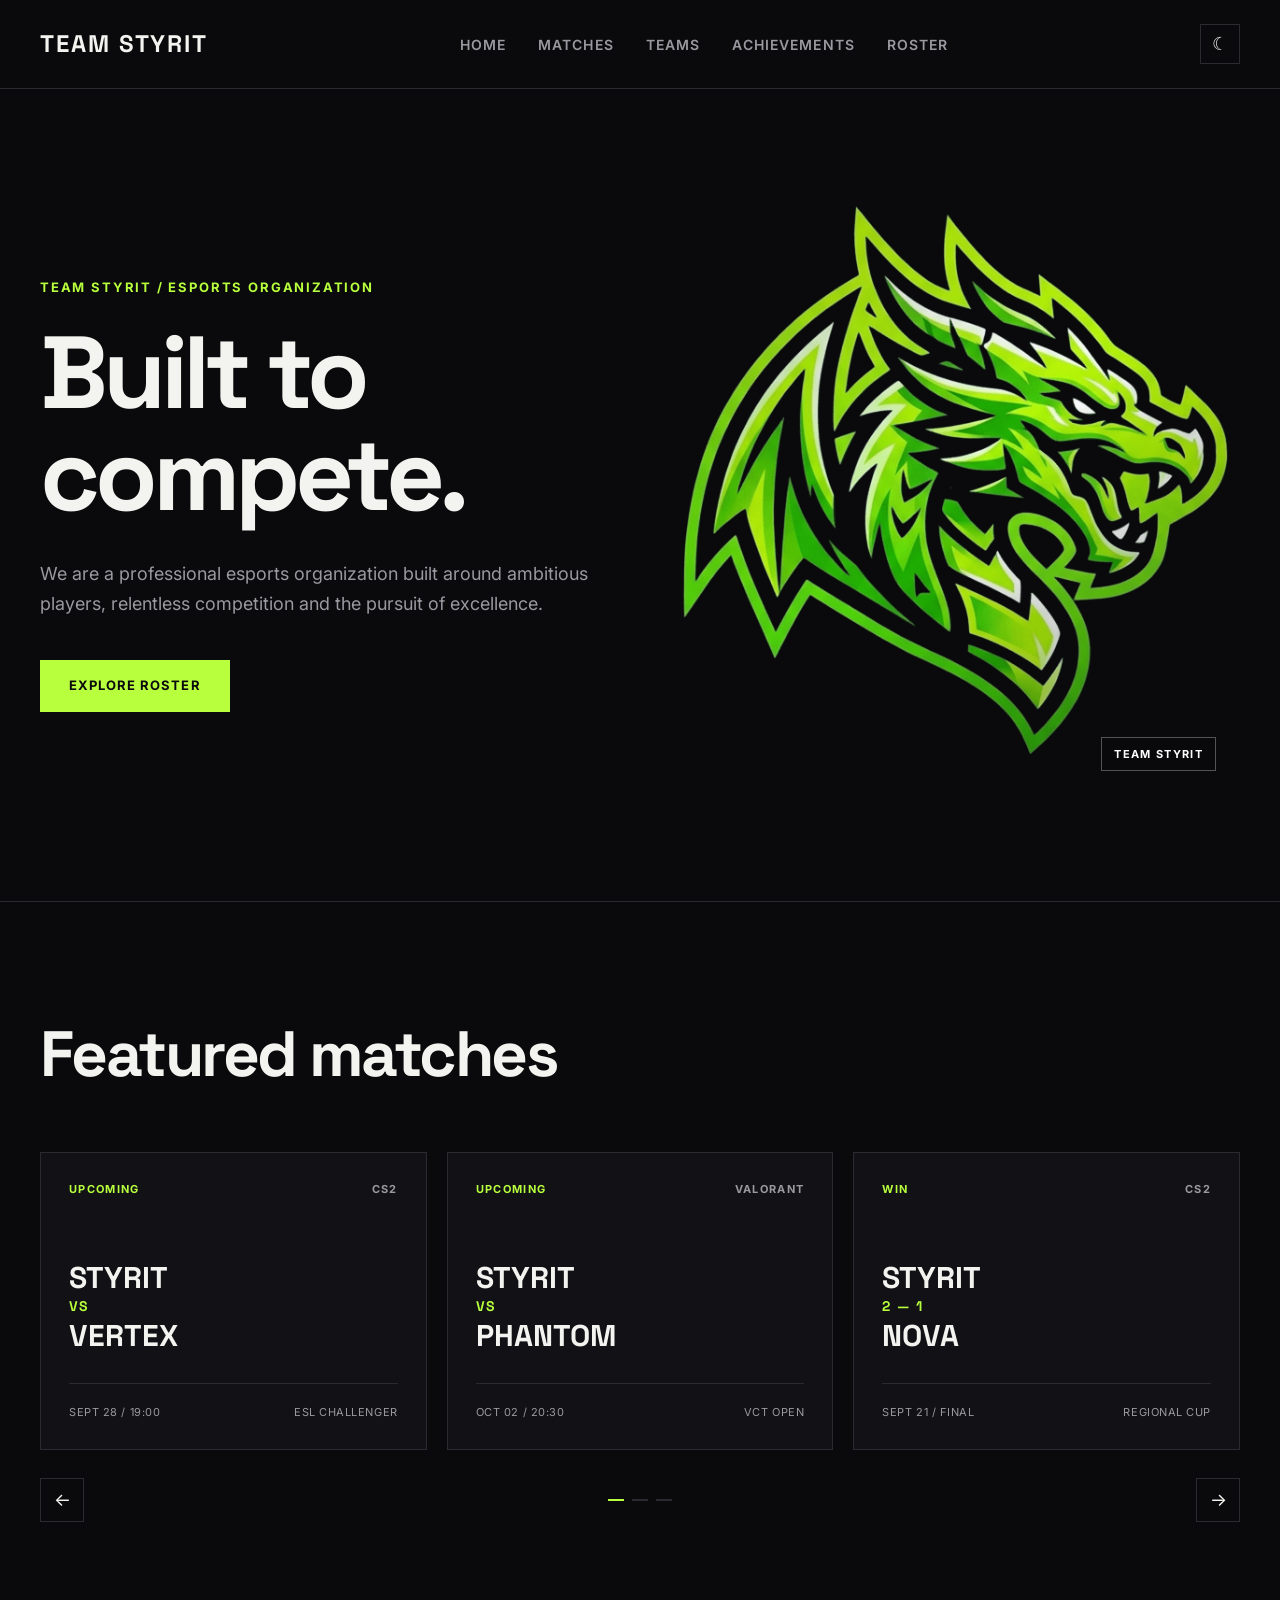
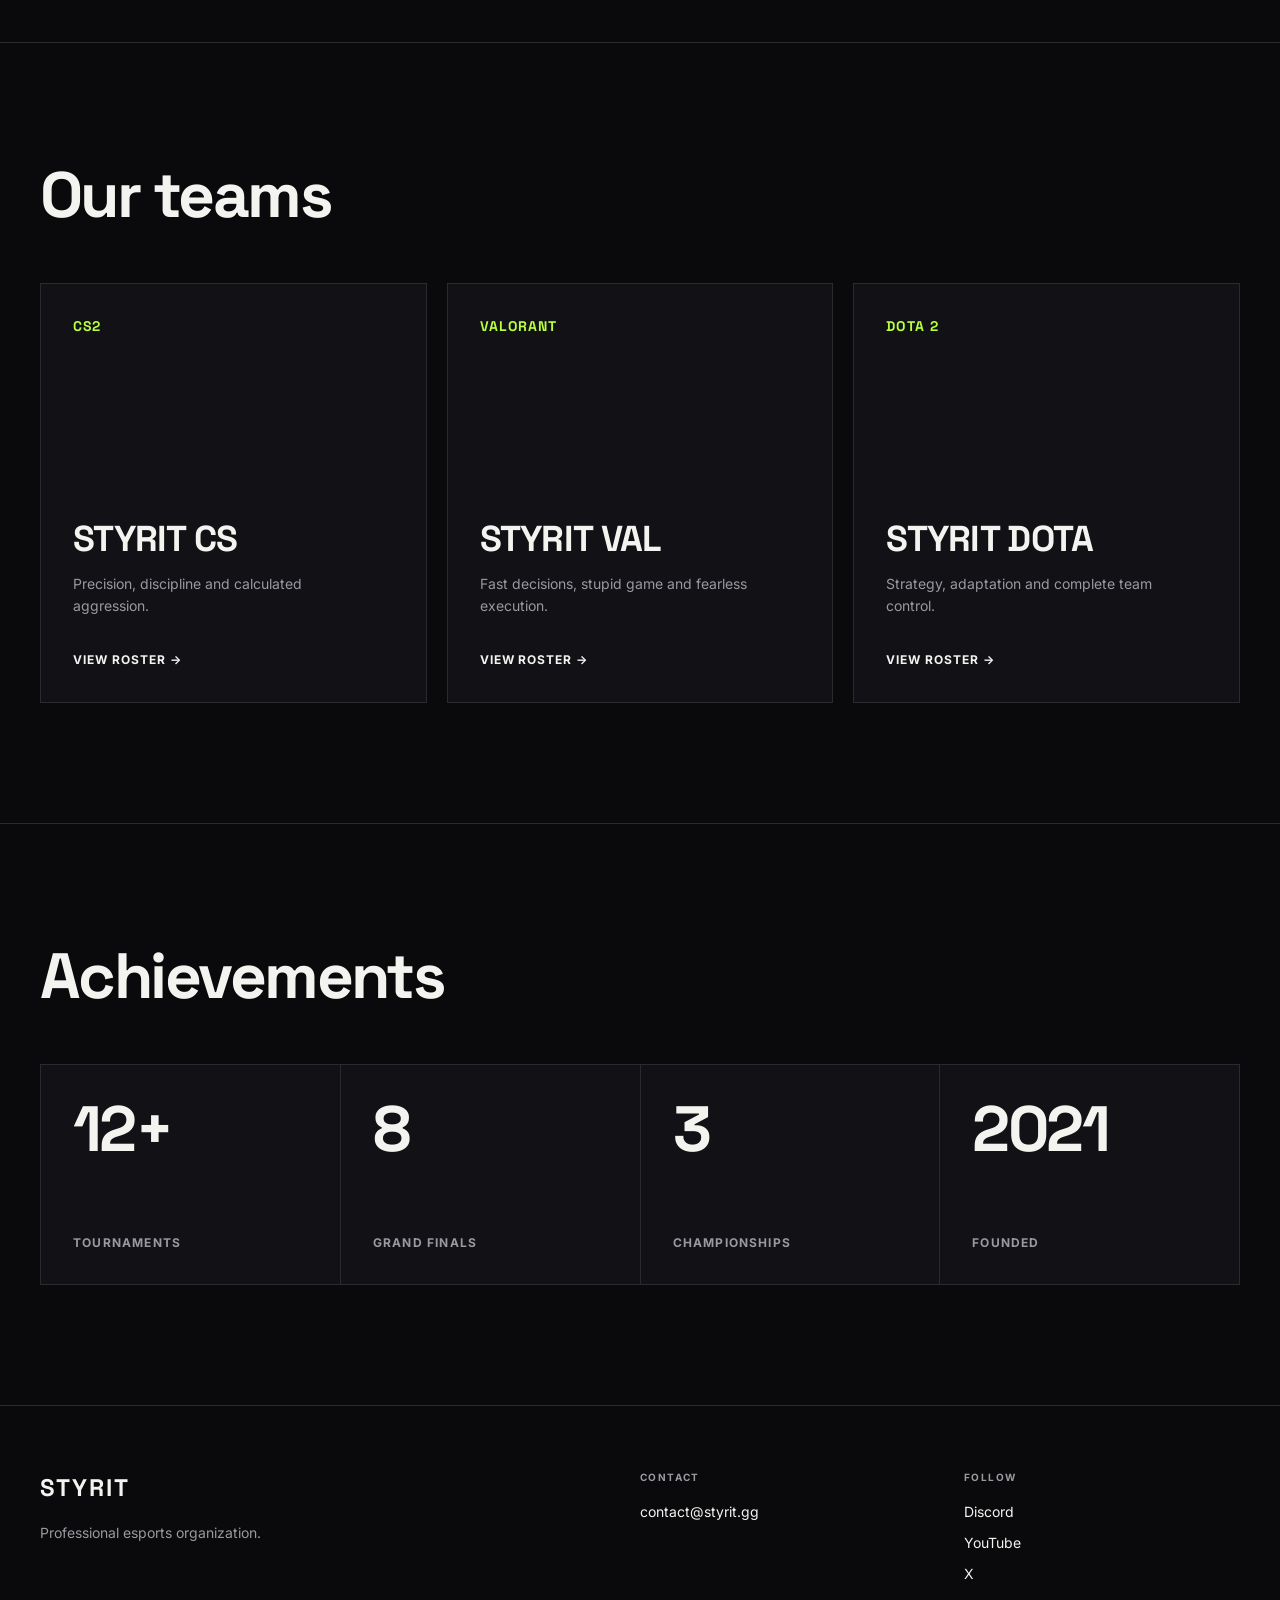
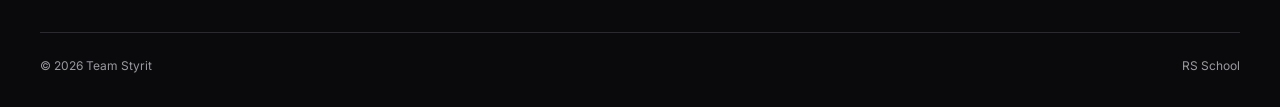
<file: index.html>
<!DOCTYPE html>
<html lang="en">
<head>
    <meta charset="UTF-8">
    <meta name="viewport" content="width=device-width, initial-scale=1.0">
    <meta name="description" content="Team Styrit — professional esports organization.">
    <title>Team Styrit — Esports Organization</title>
    <link rel="icon" href="favicon.png" type="image/svg+xml">
    <script>
        (() => {
            if (localStorage.getItem("theme") === "light") {
            document.documentElement.classList.add("light-theme");
            }
        })();
    </script>
    <link rel="preconnect" href="https://fonts.googleapis.com">
    <link rel="preconnect" href="https://fonts.gstatic.com" crossorigin>
    <link href="https://fonts.googleapis.com/css2?family=Inter:wght@400;500;600;700&family=Space+Grotesk:wght@400;500;600;700&display=swap" rel="stylesheet">
    <link rel="stylesheet" href="css/reset.css">
    <link rel="stylesheet" href="css/style.css">
</head>

<body>
    <header class="header">
        <div class="container header__container">
            <a class="logo" href="index.html" aria-label="Team Styrit home">TEAM STYRIT</a>
            <nav class="navigation" aria-label="Main navigation">
                <ul class="navigation__list">
                    <li class="navigation__item">
                        <a class="navigation__link" href="#home">Home</a>
                    </li>
                    <li class="navigation__item">
                        <a class="navigation__link" href="#matches">Matches</a>
                    </li>
                    <li class="navigation__item">
                        <a class="navigation__link" href="#teams">Teams</a>
                    </li>
                    <li class="navigation__item">
                        <a class="navigation__link" href="#achievements">Achievements</a>
                    </li>
                    <li class="navigation__item">
                        <a class="navigation__link" href="roster.html">Roster</a>
                    </li>
                </ul>
            </nav>
            <div class="header__actions">
                <button class="theme-toggle" type="button" aria-label="Switch color theme">
                    <span class="theme-toggle__icon" aria-hidden="true"></span>
                </button>
                <button class="burger" type="button" aria-label="Open navigation menu" aria-expanded="false">
                    <span class="burger__line"></span>
                    <span class="burger__line"></span>
                    <span class="burger__line"></span>
                </button>
            </div>
        </div>
    </header>

    <main>
        <section class="hero" id="home">
            <div class="container hero__container">
                <div class="hero__content">
                    <p class="hero__eyebrow">TEAM STYRIT / ESPORTS ORGANIZATION</p>
                    <h1 class="hero__title">
                        Built to<br>
                        compete.
                    </h1>
                    <p class="hero__description">
                        We are a professional esports organization built around
                        ambitious players, relentless competition and the pursuit
                        of excellence.
                    </p>
                    <a class="button button--primary" href="roster.html">
                        Explore roster
                    </a>
                </div>
                <div class="hero__visual">
                    <img src="assets/images/hero/team-logo.png" alt="Team Styrit esports logo">
                </div>
            </div>
        </section>
        
        <section class="matches" id="matches">
            <div class="container">
                <div class="section-heading">
                    <h2 class="section-heading__title">Featured matches</h2>
                </div>
                <div class="matches__slider">
                    <div class="matches__track"></div>
                </div>
                <div class="slider-controls">
                    <button class="slider-controls__button" type="button" aria-label="Previous match"> ← </button>
                    <div class="slider-controls__dots"></div>
                    <button class="slider-controls__button" type="button" aria-label="Next match"> → </button>
                </div>
            </div>
        </section>

        <section class="teams" id="teams">
            <div class="container">
                <div class="section-heading">
                    <h2 class="section-heading__title">Our teams</h2>
                </div>
                <div class="teams__grid">
                    <article class="team-card">
                        <div class="team-card__number">CS2</div>
                        <div class="team-card__content">
                            <h3 class="team-card__title">STYRIT CS</h3>
                            <p class="team-card__description"> Precision, discipline and calculated aggression. </p>
                            <a class="team-card__link" href="roster.html?category=cs2">View roster →</a>
                        </div>
                    </article>
                    <article class="team-card">
                        <div class="team-card__number">VALORANT</div>
                        <div class="team-card__content">
                            <h3 class="team-card__title">STYRIT VAL</h3>
                            <p class="team-card__description"> Fast decisions, stupid game and fearless execution. </p>
                            <a class="team-card__link" href="roster.html?category=valorant">View roster →</a>
                        </div>
                    </article>
                    <article class="team-card">
                        <div class="team-card__number">DOTA 2</div>
                        <div class="team-card__content">
                            <h3 class="team-card__title">STYRIT DOTA</h3>
                            <p class="team-card__description"> Strategy, adaptation and complete team control. </p>
                            <a class="team-card__link" href="roster.html?category=dota2">View roster →</a>
                        </div>
                    </article>
                </div>
            </div>
        </section>

        <section class="achievements" id="achievements">
            <div class="container">
                <div class="section-heading">
                    <h2 class="section-heading__title">Achievements</h2>
                </div>
                <div class="achievements__grid">
                    <div class="stat">
                        <span class="stat__value">12+</span>
                        <span class="stat__label">Tournaments</span>
                    </div>
                    <div class="stat">
                        <span class="stat__value">8</span>
                        <span class="stat__label">Grand Finals</span>
                    </div>
                    <div class="stat">
                        <span class="stat__value">3</span>
                        <span class="stat__label">Championships</span>
                    </div>
                    <div class="stat">
                        <span class="stat__value">2021</span>
                        <span class="stat__label">Founded</span>
                    </div>
                </div>
            </div>
        </section>
    </main>

    <footer class="footer">
        <div class="container footer__container">
            <div class="footer__brand">
                <a class="logo" href="index.html">STYRIT</a>
                <p>Professional esports organization.</p>
            </div>
            <div class="footer__contacts">
                <span class="footer__label">CONTACT</span>
                <a href="mailto:contact@styrit.gg">contact@styrit.gg</a>
            </div>
            <div class="footer__socials">
                <span class="footer__label">FOLLOW</span>
                <a href="https://discord.com" target="_blank" rel="noopener noreferrer">Discord</a>
                <a href="https://www.youtube.com" target="_blank" rel="noopener noreferrer">YouTube</a>
                <a href="https://x.com" target="_blank" rel="noopener noreferrer">X</a>
            </div>
            <div class="footer__bottom">
                <span>© 2026 Team Styrit</span>
                <a href="https://rs.school/" target="_blank" rel="noopener noreferrer">RS School</a>
            </div>
        </div>
    </footer>

    <script src="js/theme.js"></script>
    <script src="js/burger.js"></script>
    <script src="js/data.js"></script>
    <script src="js/slider.js"></script>
</body>
</html>
</file>
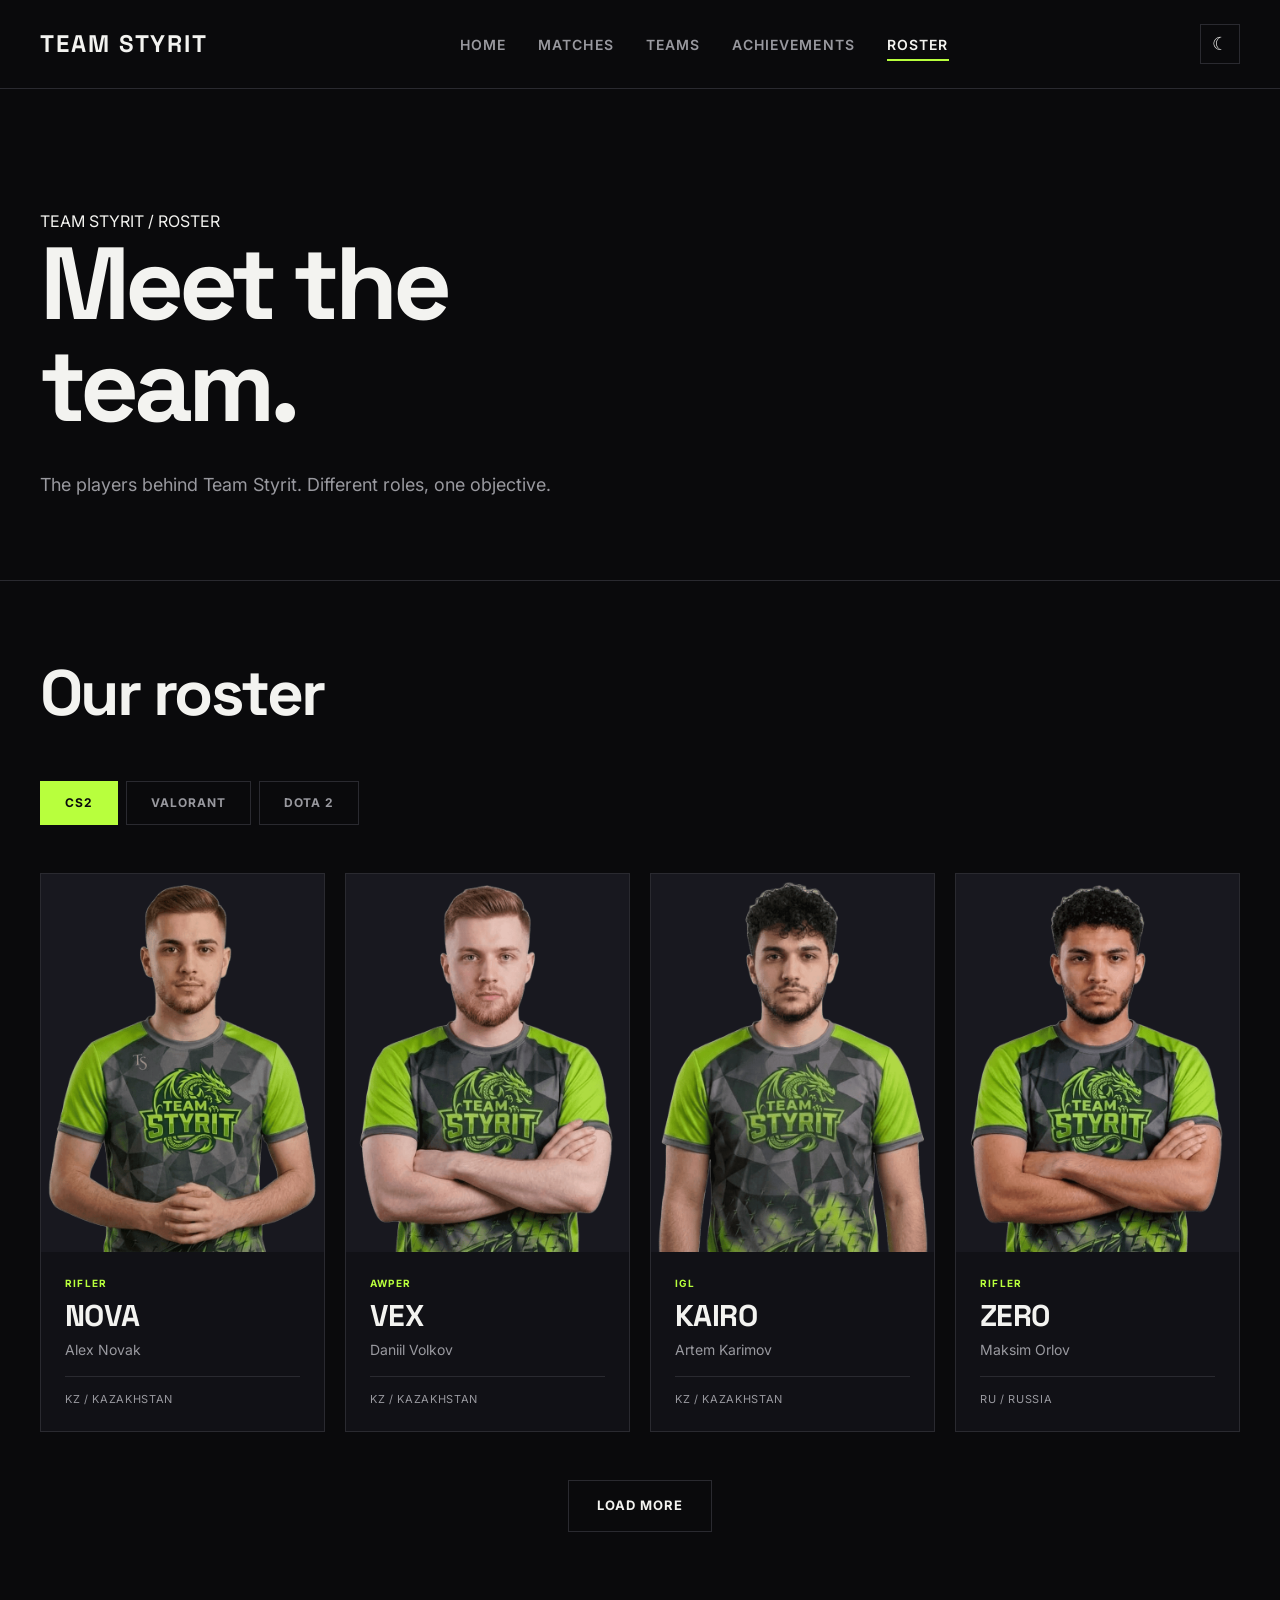
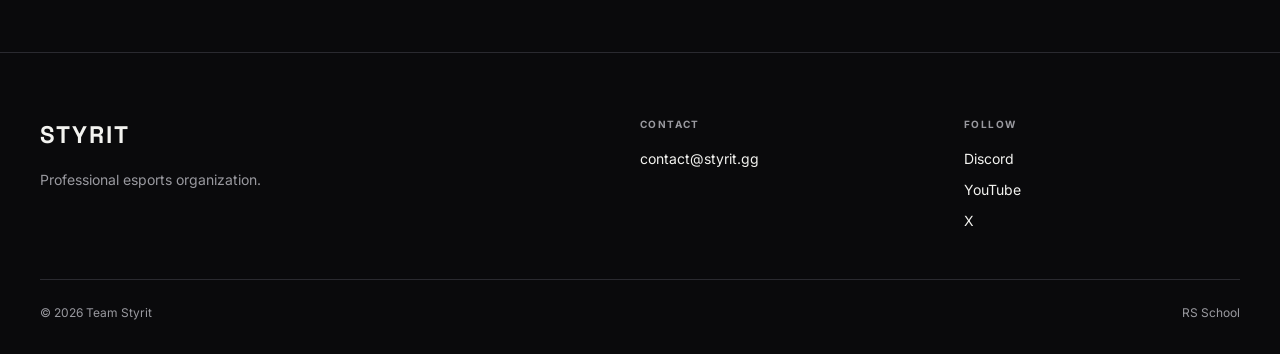
<file: roster.html>
<!DOCTYPE html>
<html lang="en">
<head>
    <meta charset="UTF-8">
    <meta name="viewport" content="width=device-width, initial-scale=1.0">
    <meta name="description" content="Team Styrit roster — professional esports players.">
    <title>Roster — Team Styrit</title>
    <link rel="icon" href="favicon.png" type="image/svg+xml">
    <script>
        (() => {
            if (localStorage.getItem("theme") === "light") {
            document.documentElement.classList.add("light-theme");
            }
        })();
    </script>
    <link rel="preconnect" href="https://fonts.googleapis.com">
    <link rel="preconnect" href="https://fonts.gstatic.com" crossorigin>
    <link href="https://fonts.googleapis.com/css2?family=Inter:wght@400;500;600;700&family=Space+Grotesk:wght@400;500;600;700&display=swap" rel="stylesheet">
    <link rel="stylesheet" href="css/reset.css">
    <link rel="stylesheet" href="css/style.css">
</head>

<body>
    <header class="header">
        <div class="container header__container">
            <a class="logo" href="index.html" aria-label="Team Styrit home">TEAM STYRIT </a>
            <nav class="navigation" aria-label="Main navigation">
                <ul class="navigation__list">
                <li class="navigation__item">
                    <a class="navigation__link" href="index.html#home">Home</a>
                </li>
                <li class="navigation__item">
                    <a class="navigation__link" href="index.html#matches">Matches</a>
                </li>
                <li class="navigation__item">
                    <a class="navigation__link" href="index.html#teams">Teams</a>
                </li>
                <li class="navigation__item">
                    <a class="navigation__link" href="index.html#achievements">Achievements</a>
                </li>
                <li class="navigation__item">
                    <a class="navigation__link navigation__link--active" href="roster.html">
                    Roster
                    </a>
                </li>
                </ul>
            </nav>
            <div class="header__actions">
                <button class="theme-toggle" type="button" aria-label="Switch color theme">
                    <span class="theme-toggle__icon" aria-hidden="true"></span>
                </button>
                <button class="burger" type="button" aria-label="Open navigation menu" aria-expanded="false">
                    <span class="burger__line"></span>
                    <span class="burger__line"></span>
                    <span class="burger__line"></span>
                </button>
            </div>
        </div>
    </header>

    <main>
        <section class="roster-hero">
            <div class="container">
                <p class="section-heading__eyebrow">TEAM STYRIT / ROSTER</p>
                <h1 class="roster-hero__title">
                    Meet the<br>
                    team.
                </h1>
                <p class="roster-hero__description">
                The players behind Team Styrit. Different roles, one objective.
                </p>
            </div>
        </section>
        <section class="roster" id="roster">
            <div class="container">
                <div class="section-heading">
                    <h2 class="section-heading__title">Our roster</h2>
                </div>
                <div class="category-switcher">
                    <button
                        class="category-switcher__button category-switcher__button--active"
                        type="button"
                        data-category="cs2"
                    >
                        CS2
                    </button>

                    <button
                        class="category-switcher__button"
                        type="button"
                        data-category="valorant"
                    >
                        VALORANT
                    </button>

                    <button
                        class="category-switcher__button"
                        type="button"
                        data-category="dota2"
                    >
                        DOTA 2
                    </button>
                </div>
                <div class="players-grid"></div>
                <div class="roster__load-more">
                    <button class="button button--secondary" type="button">Load more</button>
                </div>
            </div>
        </section>
    </main>
    
    <footer class="footer">
        <div class="container footer__container">
            <div class="footer__brand">
                <a class="logo" href="index.html">STYRIT</a>
                <p>Professional esports organization.</p>
            </div>
            <div class="footer__contacts">
                <span class="footer__label">CONTACT</span>
                <a href="mailto:contact@styrit.gg">contact@styrit.gg</a>
            </div>
            <div class="footer__socials">
                <span class="footer__label">FOLLOW</span>
                <a href="https://discord.com" target="_blank" rel="noopener noreferrer">Discord</a>
                <a href="https://www.youtube.com" target="_blank" rel="noopener noreferrer">YouTube</a>
                <a href="https://x.com" target="_blank" rel="noopener noreferrer">X</a>
            </div>
            <div class="footer__bottom">
                <span>© 2026 Team Styrit</span>
                <a href="https://rs.school/" target="_blank" rel="noopener noreferrer">RS School</a>
            </div>
        </div>
    </footer>

    <div class="player-modal" aria-hidden="true">
        <div class="player-modal__overlay"></div>
        <div class="player-modal__content" role="dialog" aria-modal="true">
            <button
                class="player-modal__close"
                type="button"
                aria-label="Close player details"
            >
                ×
            </button>
            <div class="player-modal__info"></div>
        </div>
    </div>

    <script src="js/theme.js"></script>
    <script src="js/burger.js"></script>
    <script src="js/data.js"></script>
    <script src="js/roster.js"></script>
</body>
</html>
</file>
<file: css/style.css>
:root {
  --color-bg: #0a0a0c;
  --color-surface: #111116;
  --color-surface-hover: #18181f;
  --color-text: #f3f3f0;
  --color-text-muted: #99999f;
  --color-border: #2a2a30;
  --color-accent: #b8ff3d;
  --color-accent-dark: #8fc92b;

  --font-main: "Inter", Arial, sans-serif;
  --font-heading: "Space Grotesk", "Inter", Arial, sans-serif;

  --container-width: 1320px;
  --container-padding: 40px;

  --transition: 0.25s ease;

  --header-height: 88px;
}

/* Light theme */

html.light-theme {
  --color-bg: #f3f3f0;
  --color-surface: #ffffff;
  --color-surface-hover: #e9e9e5;
  --color-text: #0a0a0c;
  --color-text-muted: #66666b;
  --color-border: #d5d5d0;
  --color-accent: #78b51c;
  --color-accent-dark: #5e8d15;
}

/* Base */

html {
  background-color: var(--color-bg);
  color: var(--color-text);
}

body {
  min-width: 320px;
  background-color: var(--color-bg);
  color: var(--color-text);
  font-family: var(--font-main);
  line-height: 1.5;
  transition:
    background-color var(--transition),
    color var(--transition);
}

body.menu-open {
  overflow: hidden;
}

button,
a {
  transition:
    color var(--transition),
    background-color var(--transition),
    border-color var(--transition),
    opacity var(--transition),
    transform var(--transition);
}

button {
  color: inherit;
}

img {
  max-width: 100%;
}

.container {
  width: min(
    calc(100% - (var(--container-padding) * 2)),
    var(--container-width)
  );
  margin: 0 auto;
}

section {
  padding: 120px 0;
}

h1,
h2,
h3 {
  font-family: var(--font-heading);
  font-weight: 700;
  line-height: 1;
}

h1 {
  font-size: clamp(56px, 8vw, 120px);
  letter-spacing: -0.05em;
}

h2 {
  font-size: clamp(42px, 5vw, 72px);
  letter-spacing: -0.04em;
}

h3 {
  font-size: 28px;
  letter-spacing: -0.02em;
}

::selection {
  background-color: var(--color-accent);
  color: #0a0a0c;
}

/* Header */

.header {
  position: sticky;
  top: 0;
  z-index: 100;
  border-bottom: 1px solid var(--color-border);
  background-color: var(--color-bg);
  transition:
    background-color var(--transition),
    border-color var(--transition);
}

.header__container {
  display: flex;
  align-items: center;
  justify-content: space-between;
  min-height: 88px;
}

.logo {
  display: inline-flex;
  align-items: center;
  color: var(--color-text);
  font-family: var(--font-heading);
  font-size: 24px;
  font-weight: 700;
  letter-spacing: 0.08em;
}

.logo:hover {
  color: var(--color-accent);
}

.navigation__list {
  display: flex;
  align-items: center;
  gap: 32px;
}

.navigation__link {
  position: relative;
  color: var(--color-text-muted);
  font-size: 14px;
  font-weight: 600;
  text-transform: uppercase;
  letter-spacing: 0.08em;
}

.navigation__link::after {
  position: absolute;
  right: 0;
  bottom: -8px;
  left: 0;
  height: 2px;
  background-color: var(--color-accent);
  content: "";
  transform: scaleX(0);
  transform-origin: right;
  transition: transform var(--transition);
}

.navigation__link:hover,
.navigation__link--active {
  color: var(--color-text);
}

.navigation__link:hover::after,
.navigation__link--active::after {
  transform: scaleX(1);
  transform-origin: left;
}

.header__actions {
  display: flex;
  align-items: center;
  gap: 20px;
}

.theme-toggle {
  display: flex;
  align-items: center;
  justify-content: center;
  width: 40px;
  height: 40px;
  border: 1px solid var(--color-border);
  color: var(--color-text);
}

.theme-toggle:hover {
  border-color: var(--color-accent);
  color: var(--color-accent);
}

.theme-toggle__icon {
  font-size: 18px;
  line-height: 1;
}

.burger {
  display: none;
  flex-direction: column;
  justify-content: center;
  gap: 5px;
  width: 40px;
  height: 40px;
}

.burger__line {
  display: block;
  width: 24px;
  height: 2px;
  margin-left: auto;
  background-color: var(--color-text);
}

/* Hero */

.hero {
  min-height: calc(100vh - 88px);
  padding: 80px 0;
}

.hero__container {
  display: grid;
  grid-template-columns: 1fr 1fr;
  align-items: center;
  gap: 64px;
  min-height: calc(100vh - 248px);
}

.hero__content {
  max-width: 680px;
}

.hero__eyebrow,
.roster-hero__eyebrow {
  margin-bottom: 24px;
  color: var(--color-accent);
  font-size: 13px;
  font-weight: 700;
  letter-spacing: 0.14em;
  text-transform: uppercase;
}

.hero__title {
  max-width: 700px;
  margin-bottom: 32px;
}

.hero__description {
  max-width: 560px;
  margin-bottom: 40px;
  color: var(--color-text-muted);
  font-size: 18px;
  line-height: 1.7;
}

.hero__actions {
  display: flex;
  align-items: center;
  gap: 16px;
}

.button {
  display: inline-flex;
  align-items: center;
  justify-content: center;
  min-height: 52px;
  padding: 0 28px;
  border: 1px solid var(--color-accent);
  background-color: var(--color-accent);
  color: #0a0a0c;
  font-size: 13px;
  font-weight: 700;
  letter-spacing: 0.08em;
  text-transform: uppercase;
}

.button:hover {
  background-color: transparent;
  color: var(--color-accent);
}

.hero__visual {
  position: relative;
  min-height: 600px;
  overflow: hidden;
  /*border: 1px solid var(--color-border);*/
}

.hero__image {
  width: 100%;
  height: 100%;
  min-height: 600px;
  object-fit: cover;
  transition: transform 0.6s ease;
}

.hero__visual:hover .hero__image {
  transform: scale(1.03);
}

.hero__visual::before {
  position: absolute;
  z-index: 1;
  inset: 0;
  background:
    linear-gradient(
      135deg,
      rgba(10, 10, 12, 0.2),
      transparent 50%,
      rgba(10, 10, 12, 0.45)
    );
  content: "";
  pointer-events: none;
}

.hero__visual::after {
  position: absolute;
  z-index: 2;
  right: 24px;
  bottom: 24px;
  padding: 8px 12px;
  border: 1px solid rgba(255, 255, 255, 0.3);
  background-color: rgba(10, 10, 12, 0.65);
  color: #fff;
  content: "TEAM STYRIT";
  font-size: 11px;
  font-weight: 700;
  letter-spacing: 0.12em;
}

/* Matches */

.matches {
  border-top: 1px solid var(--color-border);
}

.section-heading {
  margin-bottom: 56px;
}

.section-heading__title {
  max-width: 700px;
}

.matches__slider {
  overflow: hidden;
}

.matches__track {
  display: flex;
  transition: transform 0.5s ease;
  padding-top: 10px;
}

.matches__slide {
  flex: 0 0 100%;
  display: flex;
  gap: 20px;
}

.match-card {
  flex: 1 1 0;
  min-width: 0;
  min-height: 280px;
  padding: 28px;
  border: 1px solid var(--color-border);
  background-color: var(--color-surface);
  transition:
    background-color var(--transition),
    border-color var(--transition),
    transform var(--transition);
}

.match-card:hover {
  border-color: var(--color-accent);
  background-color: var(--color-surface-hover);
  transform: translateY(-4px);
}

.match-card__top {
  display: flex;
  align-items: center;
  justify-content: space-between;
  gap: 16px;
  margin-bottom: 64px;
}

.match-card__status,
.match-card__game {
  font-size: 11px;
  font-weight: 700;
  letter-spacing: 0.12em;
}

.match-card__status {
  color: var(--color-accent);
}

.match-card__game {
  color: var(--color-text-muted);
}

.match-card__teams {
  display: flex;
  flex-direction: column;
  gap: 6px;
  margin-bottom: 32px;
  font-family: var(--font-heading);
  font-size: 30px;
  font-weight: 700;
  line-height: 1.05;
}

.match-card__teams strong {
  color: var(--color-accent);
  font-size: 14px;
  letter-spacing: 0.1em;
}

.match-card__bottom {
  display: flex;
  justify-content: space-between;
  gap: 16px;
  padding-top: 20px;
  border-top: 1px solid var(--color-border);
  color: var(--color-text-muted);
  font-size: 11px;
  letter-spacing: 0.05em;
  text-transform: uppercase;
}

.slider-controls {
  display: flex;
  align-items: center;
  justify-content: space-between;
  margin-top: 28px;
}

.slider-controls__button {
  display: flex;
  align-items: center;
  justify-content: center;
  width: 44px;
  height: 44px;
  border: 1px solid var(--color-border);
  color: var(--color-text);
  font-size: 18px;
}

.slider-controls__button:hover {
  border-color: var(--color-accent);
  color: var(--color-accent);
}

.slider-controls__dots {
  display: flex;
  align-items: center;
  gap: 8px;
}

.slider-controls__dot {
  display: block;
  width: 16px;
  height: 2px;
  background-color: var(--color-border);
  transition: background-color var(--transition);
}

.slider-controls__dot--active {
  background-color: var(--color-accent);
}

.matches__slide {
  flex: 0 0 100%;
  display: flex;
  gap: 20px;
}

/* Teams */

.teams {
  border-top: 1px solid var(--color-border);
}

.teams__grid {
  display: grid;
  grid-template-columns: repeat(3, 1fr);
  gap: 20px;
}

.team-card {
  position: relative;
  min-height: 420px;
  padding: 32px;
  overflow: hidden;
  border: 1px solid var(--color-border);
  background-color: var(--color-surface);
  transition:
    background-color var(--transition),
    border-color var(--transition),
    transform var(--transition);
}

.team-card:hover {
  border-color: var(--color-accent);
  background-color: var(--color-surface-hover);
  transform: translateY(-4px);
}

.team-card__number {
  color: var(--color-accent);
  font-family: var(--font-heading);
  font-size: 14px;
  font-weight: 700;
  letter-spacing: 0.08em;
}

.team-card__content {
  position: absolute;
  right: 32px;
  bottom: 32px;
  left: 32px;
}

.team-card__title {
  margin-bottom: 16px;
  font-size: 36px;
}

.team-card__description {
  max-width: 300px;
  margin-bottom: 28px;
  color: var(--color-text-muted);
  font-size: 14px;
  line-height: 1.6;
}

.team-card__link {
  color: var(--color-text);
  font-size: 12px;
  font-weight: 700;
  letter-spacing: 0.08em;
  text-transform: uppercase;
}

.team-card__link:hover {
  color: var(--color-accent);
}

/* Achievements */

.achievements {
  border-top: 1px solid var(--color-border);
}

.achievements__grid {
  display: grid;
  grid-template-columns: repeat(4, 1fr);
  border-top: 1px solid var(--color-border);
  border-left: 1px solid var(--color-border);
}

.stat {
  display: flex;
  min-height: 220px;
  padding: 32px;
  flex-direction: column;
  justify-content: space-between;
  border-right: 1px solid var(--color-border);
  border-bottom: 1px solid var(--color-border);
  background-color: var(--color-surface);
  transition:
    background-color var(--transition),
    border-color var(--transition);
}

.stat:hover {
  background-color: var(--color-surface-hover);
}

.stat__value {
  font-family: var(--font-heading);
  font-size: clamp(48px, 5vw, 72px);
  font-weight: 700;
  line-height: 1;
  letter-spacing: -0.04em;
}

.stat__label {
  color: var(--color-text-muted);
  font-size: 12px;
  font-weight: 700;
  letter-spacing: 0.1em;
  text-transform: uppercase;
}

/* Footer */

.footer {
  border-top: 1px solid var(--color-border);
  padding: 64px 0 32px;
}

.footer__container {
  display: grid;
  grid-template-columns: 2fr 1fr 1fr;
  gap: 48px;
}

.footer__brand .logo {
  margin-bottom: 16px;
}

.footer__brand p {
  max-width: 260px;
  color: var(--color-text-muted);
  font-size: 14px;
}

.footer__contacts,
.footer__socials {
  display: flex;
  flex-direction: column;
  align-items: flex-start;
  gap: 10px;
}

.footer__label {
  margin-bottom: 6px;
  color: var(--color-text-muted);
  font-size: 10px;
  font-weight: 700;
  letter-spacing: 0.14em;
}

.footer__contacts a,
.footer__socials a {
  font-size: 14px;
}

.footer__contacts a:hover,
.footer__socials a:hover,
.footer__bottom a:hover {
  color: var(--color-accent);
}

.footer__bottom {
  grid-column: 1 / -1;
  display: flex;
  justify-content: space-between;
  gap: 20px;
  padding-top: 24px;
  border-top: 1px solid var(--color-border);
  color: var(--color-text-muted);
  font-size: 12px;
}

/* Roster */

.roster-hero {
  padding: 120px 0 80px;
  border-bottom: 1px solid var(--color-border);
}

.roster-hero__title {
  margin-bottom: 32px;
}

.roster-hero__description {
  max-width: 520px;
  color: var(--color-text-muted);
  font-size: 18px;
  line-height: 1.7;
}

/* Category switcher */

.roster {
  padding-top: 80px;
}

.category-switcher {
  display: flex;
  align-items: center;
  gap: 8px;
  margin-bottom: 48px;
}

.category-switcher__button {
  min-height: 44px;
  padding: 0 24px;
  border: 1px solid var(--color-border);
  color: var(--color-text-muted);
  font-size: 12px;
  font-weight: 700;
  letter-spacing: 0.08em;
  text-transform: uppercase;
}

.category-switcher__button:hover {
  border-color: var(--color-accent);
  color: var(--color-accent);
}

.category-switcher__button--active {
  border-color: var(--color-accent);
  background-color: var(--color-accent);
  color: #0a0a0c;
}

.category-switcher__button--active:hover {
  color: #0a0a0c;
}

/* Player Grid */

.players-grid {
  display: grid;
  grid-template-columns: repeat(4, 1fr);
  gap: 20px;
}

.player-card {
  overflow: hidden;
  border: 1px solid var(--color-border);
  background-color: var(--color-surface);
  transition:
    background-color var(--transition),
    border-color var(--transition),
    transform var(--transition);
  cursor: pointer;
}

.player-card:hover {
  border-color: var(--color-accent);
  background-color: var(--color-surface-hover);
  transform: translateY(-4px);
}

.player-card__image {
  aspect-ratio: 3 / 4;
  overflow: hidden;
  background-color: var(--color-surface-hover);
}

.player-card__image img {
  width: 100%;
  height: 100%;
  object-fit: cover;
  transition: transform 0.5s ease;
}

.player-card:hover .player-card__image img {
  transform: scale(1.04);
}

.player-card__content {
  padding: 24px;
}

.player-card__role {
  display: block;
  margin-bottom: 10px;
  color: var(--color-accent);
  font-size: 10px;
  font-weight: 700;
  letter-spacing: 0.12em;
}

.player-card__nickname {
  margin-bottom: 8px;
  font-size: 30px;
}

.player-card__name {
  margin-bottom: 16px;
  color: var(--color-text-muted);
  font-size: 14px;
}

.player-card__country {
  display: block;
  padding-top: 14px;
  border-top: 1px solid var(--color-border);
  color: var(--color-text-muted);
  font-size: 11px;
  letter-spacing: 0.06em;
  text-transform: uppercase;
}

.roster__load-more {
  display: flex;
  justify-content: center;
  margin-top: 48px;
}

.button--secondary {
  border-color: var(--color-border);
  background-color: transparent;
  color: var(--color-text);
}

.button--secondary:hover {
  border-color: var(--color-accent);
  background-color: var(--color-accent);
  color: #0a0a0c;
}

@media (max-width: 1100px) {
  :root {
    --container-padding: 28px;
  }

  .hero__container {
    gap: 40px;
  }

  .hero__visual,
  .hero__image {
    min-height: 500px;
  }

  .matches__slider {
    grid-template-columns: repeat(3, minmax(0, 1fr));
  }

  .match-card {
    padding: 24px;
  }

  .match-card__teams {
    font-size: 25px;
  }

  .team-card {
    min-height: 380px;
    padding: 28px;
  }

  .team-card__content {
    right: 28px;
    bottom: 28px;
    left: 28px;
  }

  .players-grid {
    grid-template-columns: repeat(3, 1fr);
  }
}

@media (max-width: 768px) {
  :root {
    --container-padding: 20px;
    --header-height: 72px;
  }

  section {
    padding: 80px 0;
  }

  /* Header */

  .header__container {
    min-height: 72px;
  }

  

  .burger {
    display: flex;
  }

  .header__actions {
    gap: 8px;
  }

  /* Hero */

  .hero {
    min-height: auto;
    padding: 64px 0;
  }

  .hero__container {
    grid-template-columns: 1fr;
    min-height: auto;
    gap: 48px;
  }

  .hero__description {
    font-size: 16px;
  }

  .hero__visual,
  .hero__image {
    min-height: 500px;
  }

  /* Section headings */

  .section-heading {
    margin-bottom: 40px;
  }

  /* Matches */

  .matches__slider {
    grid-template-columns: 1fr;
    gap: 16px;
  }

  .match-card {
    min-height: 260px;
  }

  .match-card__top {
    margin-bottom: 48px;
  }

  .slider-controls {
    margin-top: 20px;
  }

  /* Teams */

  .teams__grid {
    grid-template-columns: 1fr;
    gap: 16px;
  }

  .team-card {
    min-height: 340px;
  }

  /* Achievements */

  .achievements__grid {
    grid-template-columns: repeat(2, 1fr);
  }

  .stat {
    min-height: 180px;
    padding: 24px;
  }

  /* Roster */

  .roster-hero {
    padding: 80px 0 60px;
  }

  .roster {
    padding-top: 60px;
  }

  .players-grid {
    grid-template-columns: repeat(2, 1fr);
    gap: 16px;
  }

  .player-card__content {
    padding: 20px;
  }

  .player-card__nickname {
    font-size: 26px;
  }

  /* Footer */

  .footer {
    padding-top: 48px;
  }

  .footer__container {
    grid-template-columns: 1fr 1fr;
    gap: 40px 24px;
  }

  .footer__bottom {
    grid-column: 1 / -1;
  }
}

@media (max-width: 380px) {
  :root {
    --container-padding: 16px;
    --header-height: 64px;
  }

  section {
    padding: 64px 0;
  }

  /* Header */

  .header__container {
    min-height: 64px;
  }

  .logo {
    font-size: 21px;
  }

  .theme-toggle,
  .burger {
    width: 36px;
    height: 36px;
  }

  /* Hero */

  .hero {
    padding: 48px 0;
  }

  h1 {
    font-size: clamp(48px, 16vw, 64px);
  }

  h2 {
    font-size: clamp(36px, 12vw, 48px);
  }

  .hero__description,
  .roster-hero__description {
    font-size: 15px;
  }

  .hero__actions {
    align-items: stretch;
    flex-direction: column;
  }

  .button {
    width: 100%;
  }

  .hero__visual,
  .hero__image {
    min-height: 380px;
  }

  /* Matches */

  .match-card {
    min-height: 240px;
    padding: 20px;
  }

  .match-card__top {
    margin-bottom: 40px;
  }

  .match-card__teams {
    font-size: 26px;
  }

  .match-card__bottom {
    flex-direction: column;
    align-items: flex-start;
    gap: 6px;
  }

  .slider-controls__dots {
    gap: 4px;
  }

  .slider-controls__dot {
    width: 10px;
  }

  /* Teams */

  .team-card {
    min-height: 300px;
    padding: 20px;
  }

  .team-card__content {
    right: 20px;
    bottom: 20px;
    left: 20px;
  }

  .team-card__title {
    font-size: 30px;
  }

  /* Achievements */

  .achievements__grid {
    grid-template-columns: 1fr;
  }

  .stat {
    min-height: 150px;
  }

  .stat__value {
    font-size: 52px;
  }

  /* Roster */

  .roster-hero {
    padding: 64px 0 48px;
  }

  .category-switcher {
    overflow-x: auto;
    margin-right: calc(var(--container-padding) * -1);
    margin-left: calc(var(--container-padding) * -1);
    padding: 0 var(--container-padding) 4px;
  }

  .category-switcher__button {
    flex: 0 0 auto;
    padding: 0 18px;
  }

  .players-grid {
    grid-template-columns: 1fr;
  }

  .player-card__image {
    aspect-ratio: 4 / 5;
  }

  /* Footer */

  .footer__container {
    grid-template-columns: 1fr;
    gap: 32px;
  }

  .footer__bottom {
    align-items: flex-start;
    flex-direction: column;
  }
}

/* Burger menu */

.burger {
    display: none;
    width: 40px;
    height: 40px;
    padding: 8px;
    border: 0;
    background: transparent;
    cursor: pointer;
    flex-direction: column;
    justify-content: center;
    gap: 5px;
}

.burger__line {
    display: block;
    width: 100%;
    height: 2px;
    background: var(--color-text);
    transition: transform 0.3s ease, opacity 0.3s ease;
}

@media (max-width: 768px) {
  .burger {
    display: flex;
  }

  .navigation {
    position: fixed;
    top: var(--header-height);
    left: 0;
    width: 100%;
    background-color: var(--color-bg);
    transform: translateY(-20px);
    opacity: 0;
    visibility: hidden;
    transition:
      transform 0.3s ease,
      opacity 0.3s ease,
      visibility 0.3s ease;
  }

  .navigation::after {
    position: fixed;
    top: 0;
    left: 0;
    width: 100vw;
    height: calc(100vh - var(--header-height));
    background-color: rgb(0 0 0 / 50%);
    content: "";
    opacity: 0;
    visibility: hidden;
    transition:
      opacity 0.3s ease,
      visibility 0.3s ease;
    z-index: -1;
  }

  .navigation__list {
    position: relative;
    z-index: 1;
    display: flex;
    flex-direction: column;
    align-items: flex-start;
    padding: 24px var(--container-padding);
    gap: 20px;
    background-color: var(--color-bg);
  }

  .header--menu-open .navigation {
    transform: translateY(0);
    opacity: 1;
    visibility: visible;
  }

  .header--menu-open .navigation::after {
    opacity: 1;
    visibility: visible;
  }

  .header--menu-open .burger__line:nth-child(1) {
    transform: translateY(7px) rotate(45deg);
  }

  .header--menu-open .burger__line:nth-child(2) {
    opacity: 0;
  }

  .header--menu-open .burger__line:nth-child(3) {
    transform: translateY(-7px) rotate(-45deg);
  }
}

.roster__load-more .button[hidden] {
  display: none;
}

/* Modal Window */

.player-modal {
  position: fixed;
  inset: 0;
  z-index: 1000;
  display: flex;
  align-items: center;
  justify-content: center;
  padding: 40px;
  background-color: rgb(0 0 0 / 70%);
  opacity: 0;
  visibility: hidden;
  transition:
    opacity 0.3s ease,
    visibility 0.3s ease;
}

.player-modal--open {
  opacity: 1;
  visibility: visible;
}

.player-modal__content {
  position: relative;
  width: min(900px, 100%);
  max-height: calc(100vh - 80px);
  overflow-y: auto;
  border: 1px solid var(--color-border);
  background-color: var(--color-surface);
  transform: translateY(20px);
  transition: transform 0.3s ease;
}

.player-modal--open .player-modal__content {
  transform: translateY(0);
}

.player-modal__close {
  position: absolute;
  top: 16px;
  right: 16px;
  z-index: 1;
  display: flex;
  align-items: center;
  justify-content: center;
  width: 40px;
  height: 40px;
  border: 1px solid var(--color-border);
  background-color: var(--color-surface);
  color: var(--color-text);
  font-size: 24px;
  line-height: 1;
  cursor: pointer;
  transition:
    color var(--transition),
    border-color var(--transition);
}

.player-modal__close:hover {
  border-color: var(--color-accent);
  color: var(--color-accent);
}

.player-modal__image {
  min-height: 400px;
  background-color: var(--color-bg);
}

.player-modal__image img {
  width: 100%;
  height: 100%;
  object-fit: cover;
}

.player-modal__info {
  display: grid;
  grid-template-columns: 320px 1fr;
  min-width: 0;
}

.player-modal__details {
  display: flex;
  flex-direction: column;
  justify-content: center;
  min-width: 0;
  padding: 48px;
}

.player-modal__role {
  margin-bottom: 12px;
  color: var(--color-accent);
  font-size: 11px;
  font-weight: 700;
  letter-spacing: 0.12em;
}

.player-modal__nickname {
  margin: 0 0 8px;
  font-family: var(--font-heading);
  font-size: 48px;
  line-height: 1;
}

.player-modal__name {
  margin: 0 0 12px;
  color: var(--color-text-muted);
  font-size: 16px;
}

.player-modal__country {
  margin: 0 0 32px;
  color: var(--color-text-muted);
  font-size: 12px;
  letter-spacing: 0.05em;
  text-transform: uppercase;
}

.player-modal__bio {
  margin: 0;
  color: var(--color-text-muted);
  line-height: 1.7;
}

body.modal-open {
  overflow: hidden;
}

@media (max-width: 768px) {
  .player-modal {
    align-items: flex-start;
    overflow-y: auto;
    padding: 20px;
    padding-top: var(--header-height);
  }

  .player-modal__info {
    grid-template-columns: 1fr;
  }

  .player-modal__image {
    width: 180px;
    height: 100%;
    min-height: 0;
    max-height: none;
    margin: 32px auto 0;
  }

  .player-modal__image img {
    object-fit: cover;
  }

  .player-modal__details {
    padding: 32px;
  }

  .player-modal__nickname {
    font-size: 36px;
  }
}

@media (max-width: 380px) {
  .player-modal {
    padding: 12px;
    padding-top: var(--header-height);
  }

  .player-modal__content {
    max-height: calc(100vh - 24px);
  }

  .player-modal__image {
    width: 140px;
    height: 100%;
    margin-top: 24px;
  }

  .player-modal__details {
    padding: 24px;
  }

  .player-modal__nickname {
    font-size: 30px;
  }
}

.player-modal__parameters {
  display: flex;
  flex-direction: column;
  gap: 24px;
  margin-bottom: 32px;
}

.player-modal__parameter-group {
  display: flex;
  flex-direction: column;
  gap: 12px;
}

.player-modal__parameter-title {
  font-size: 12px;
  font-weight: 700;
  letter-spacing: 0.08em;
  color: var(--color-muted);
}

.player-modal__parameter-options {
  display: flex;
  flex-wrap: wrap;
  gap: 8px;
}

.player-modal__parameter-button {
  padding: 8px 14px;
  border: 1px solid var(--color-border);
  background-color: transparent;
  color: var(--color-text);
  font-family: inherit;
  font-size: 13px;
  font-weight: 600;
  cursor: pointer;
  transition:
    color var(--transition),
    background-color var(--transition),
    border-color var(--transition);
}

.player-modal__parameter-button:hover {
  border-color: var(--color-accent);
}

.player-modal__parameter-button--active {
  border-color: var(--color-accent);
  background-color: var(--color-accent);
  color: var(--color-bg);
}

.player-modal__parameter-result {
  padding: 16px;
  border: 1px solid var(--color-border);
  background-color: var(--color-bg);
}

.player-modal__parameter-value {
  display: block;
  margin-bottom: 6px;
  font-family: var(--font-heading);
  font-size: 28px;
  font-weight: 700;
  line-height: 1;
}

.player-modal__parameter-description {
  margin: 0;
  color: var(--color-muted);
  font-size: 14px;
  line-height: 1.5;
}
</file>
